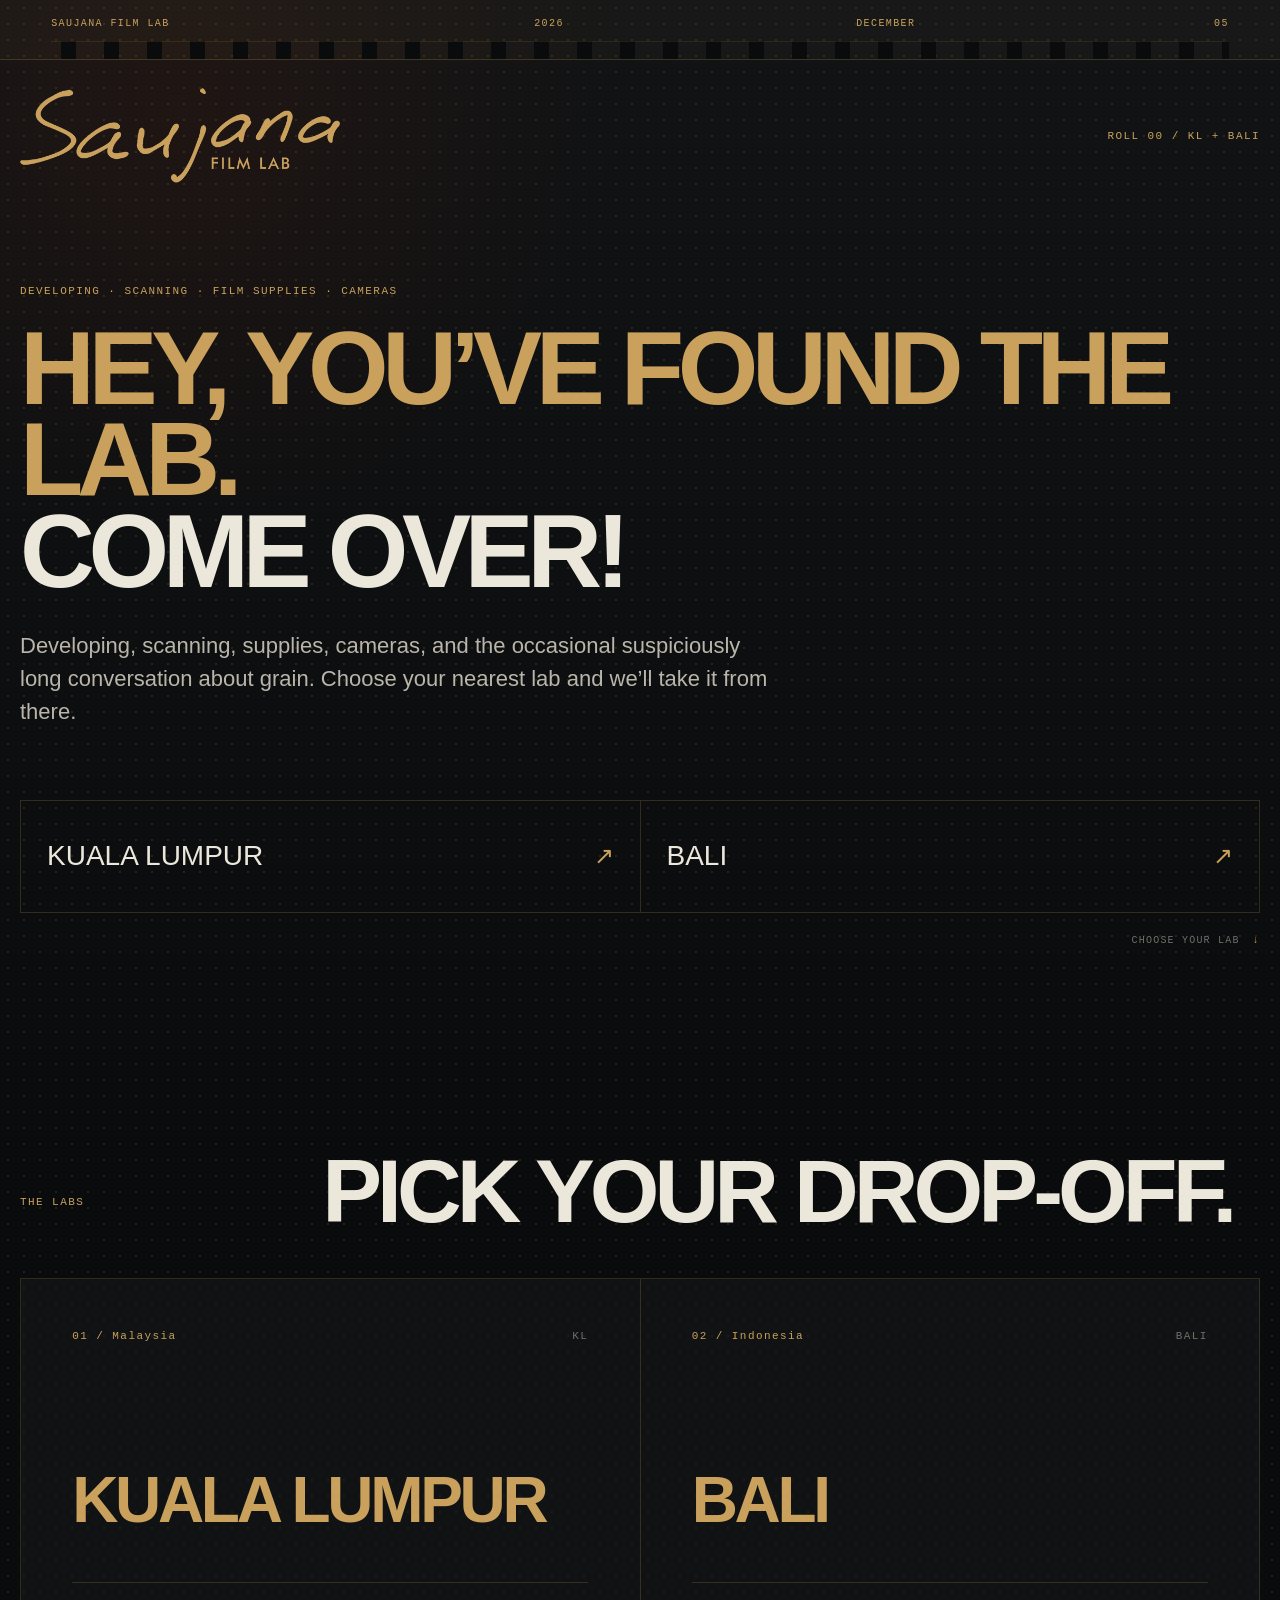
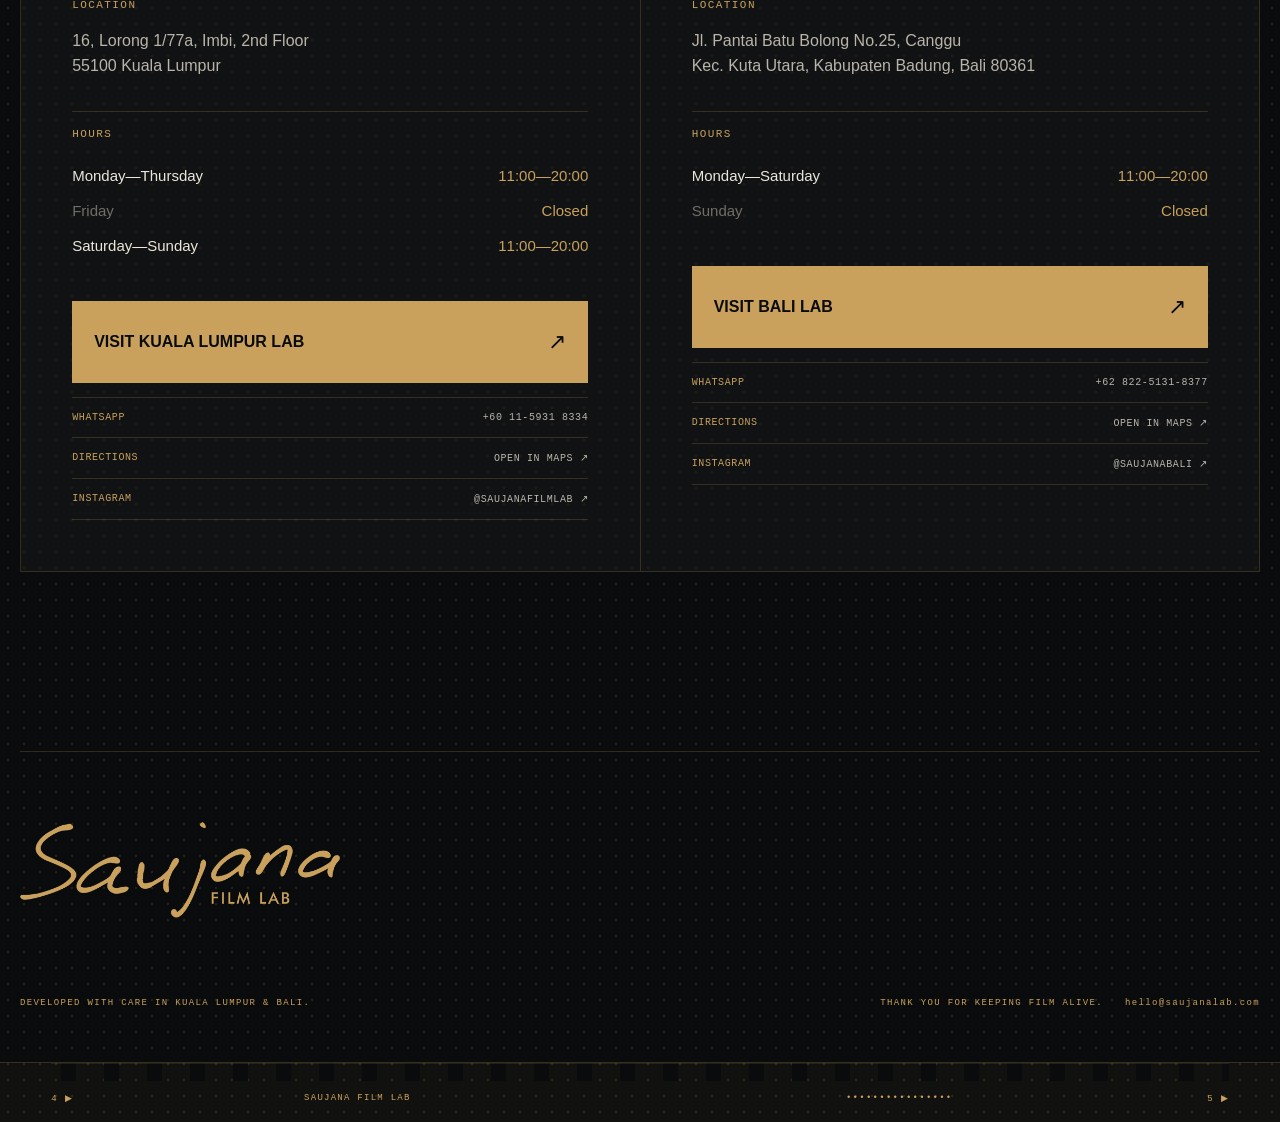
<file: index.html>
<!doctype html>
<html lang="en">
  <head>
    <meta charset="UTF-8" />
    <meta name="viewport" content="width=device-width, initial-scale=1.0" />
    <title>Saujana Film Lab — Kuala Lumpur &amp; Bali</title>
    <meta
      name="description"
      content="Film developing, scanning, supplies, and cameras at Saujana Film Lab in Kuala Lumpur and Bali."
    />
    <meta property="og:title" content="Saujana Film Lab — Kuala Lumpur &amp; Bali" />
    <meta
      property="og:description"
      content="Film developing, scanning, supplies, and cameras at Saujana Film Lab in Kuala Lumpur and Bali."
    />
    <meta property="og:image" content="https://saujanalab.com/og-logo.png?v=1" />
    <meta property="og:url" content="https://saujanalab.com/" />
    <meta property="og:type" content="website" />
    <meta name="twitter:card" content="summary_large_image" />
    <link rel="icon" type="image/png" href="saujana-main-site-favicon.png?v=1" />
    <link rel="apple-touch-icon" href="saujana-main-site-favicon.png?v=1" />
    <link rel="stylesheet" href="styles.css?v=1" />
  </head>
  <body>
    <main>
      <svg
        class="logo-filters"
        aria-hidden="true"
        focusable="false"
        width="0"
        height="0"
      >
        <filter id="logo-classic-tint" color-interpolation-filters="sRGB">
          <feColorMatrix
            type="matrix"
            values="
              0 0 0 0 0.788235
              0 0 0 0 0.631373
              0 0 0 0 0.360784
              0 0 0 1 0
            "
          />
        </filter>
      </svg>

      <div class="film-frame" aria-hidden="true">
        <div class="film-edge">
          <span>SAUJANA FILM LAB</span>
          <span id="film-year"></span>
          <span id="film-month"></span>
          <span id="film-day"></span>
        </div>
        <div class="sprockets"></div>
      </div>

      <section class="hero">
        <header class="masthead">
          <img class="logo" src="saujana-logo.png" alt="Saujana Film Lab" />
          <span class="roll-number">ROLL 00 / KL + BALI</span>
        </header>

        <div class="hero-copy">
          <p class="eyebrow">DEVELOPING · SCANNING · FILM SUPPLIES · CAMERAS</p>
          <h1>
            Hey, you’ve found the lab.
            <span>Come over!</span>
          </h1>
          <p class="intro">
            Developing, scanning, supplies, cameras, and the occasional
            suspiciously long conversation about grain. Choose your nearest lab
            and we’ll take it from there.
          </p>
        </div>

        <nav class="lab-picker" aria-label="Choose a lab">
          <a href="#kuala-lumpur">
            <span>Kuala Lumpur</span>
            <b aria-hidden="true">↗</b>
          </a>
          <a href="#bali">
            <span>Bali</span>
            <b aria-hidden="true">↗</b>
          </a>
        </nav>

        <div class="scroll-cue" aria-hidden="true">
          CHOOSE YOUR LAB <span>↓</span>
        </div>
      </section>

      <section class="locations" aria-labelledby="locations-heading">
        <div class="section-heading">
          <p class="eyebrow">THE LABS</p>
          <h2 id="locations-heading">Pick your drop-off.</h2>
        </div>

        <div class="location-grid">
          <article class="location-card" id="kuala-lumpur">
            <div class="card-topline">
              <p>01 / Malaysia</p>
              <span>KL</span>
            </div>

            <h3>Kuala Lumpur</h3>

            <div class="lab-facts">
              <div class="fact-block">
                <p class="fact-label">LOCATION</p>
                <address>
                  <span>16, Lorong 1/77a, Imbi, 2nd Floor</span>
                  <span>55100 Kuala Lumpur</span>
                </address>
              </div>

              <div class="fact-block">
                <p class="fact-label">HOURS</p>
                <dl class="hours">
                  <div>
                    <dt>Monday—Thursday</dt>
                    <dd>11:00—20:00</dd>
                  </div>
                  <div class="closed">
                    <dt>Friday</dt>
                    <dd>Closed</dd>
                  </div>
                  <div>
                    <dt>Saturday—Sunday</dt>
                    <dd>11:00—20:00</dd>
                  </div>
                </dl>
              </div>
            </div>

            <a class="primary-link" href="https://kl.saujanalab.com/">
              <span>Visit Kuala Lumpur lab</span>
              <b aria-hidden="true">↗</b>
            </a>

            <div class="utility-links">
              <a href="https://wa.me/601159318334" target="_blank" rel="noreferrer">
                WhatsApp <span>+60 11-5931 8334</span>
              </a>
              <a
                href="https://maps.app.goo.gl/UV6F17TZtRTTgCM9A"
                target="_blank"
                rel="noreferrer"
              >
                Directions <span>Open in Maps ↗</span>
              </a>
              <a
                href="https://www.instagram.com/saujanafilmlab/"
                target="_blank"
                rel="noreferrer"
              >
                Instagram <span>@saujanafilmlab ↗</span>
              </a>
            </div>
          </article>

          <article class="location-card" id="bali">
            <div class="card-topline">
              <p>02 / Indonesia</p>
              <span>BALI</span>
            </div>

            <h3>Bali</h3>

            <div class="lab-facts">
              <div class="fact-block">
                <p class="fact-label">LOCATION</p>
                <address>
                  <span>Jl. Pantai Batu Bolong No.25, Canggu</span>
                  <span>Kec. Kuta Utara, Kabupaten Badung, Bali 80361</span>
                </address>
              </div>

              <div class="fact-block">
                <p class="fact-label">HOURS</p>
                <dl class="hours">
                  <div>
                    <dt>Monday—Saturday</dt>
                    <dd>11:00—20:00</dd>
                  </div>
                  <div class="closed">
                    <dt>Sunday</dt>
                    <dd>Closed</dd>
                  </div>
                </dl>
              </div>
            </div>

            <a class="primary-link" href="https://bali.saujanalab.com/">
              <span>Visit Bali lab</span>
              <b aria-hidden="true">↗</b>
            </a>

            <div class="utility-links">
              <a href="https://wa.me/6282251318377" target="_blank" rel="noreferrer">
                WhatsApp <span>+62 822-5131-8377</span>
              </a>
              <a
                href="https://maps.app.goo.gl/5SidyawAcgiMiHzW7"
                target="_blank"
                rel="noreferrer"
              >
                Directions <span>Open in Maps ↗</span>
              </a>
              <a
                href="https://www.instagram.com/saujanabali/"
                target="_blank"
                rel="noreferrer"
              >
                Instagram <span>@saujanabali ↗</span>
              </a>
            </div>
          </article>
        </div>
      </section>

      <footer>
        <img class="footer-logo" src="saujana-logo.png" alt="" />
        <p>DEVELOPED WITH CARE IN KUALA LUMPUR &amp; BALI.</p>
        <p>THANK YOU FOR KEEPING FILM ALIVE.</p>
        <a href="mailto:hello@saujanalab.com">hello@saujanalab.com</a>
      </footer>

      <div class="film-frame bottom-frame" aria-hidden="true">
        <div class="sprockets"></div>
        <div class="film-edge">
          <span>4 ▶</span>
          <span>SAUJANA FILM LAB</span>
          <span>••••••••••••••••</span>
          <span>5 ▶</span>
        </div>
      </div>
    </main>

    <script>
      const parts = new Intl.DateTimeFormat("en-US", {
        timeZone: "Asia/Kuala_Lumpur",
        year: "numeric",
        month: "long",
        day: "2-digit",
      }).formatToParts(new Date());
      const value = (type) => parts.find((part) => part.type === type)?.value || "";
      document.getElementById("film-year").textContent = value("year");
      document.getElementById("film-month").textContent = value("month").toUpperCase();
      document.getElementById("film-day").textContent = value("day");
    </script>
  </body>
</html>
</file>
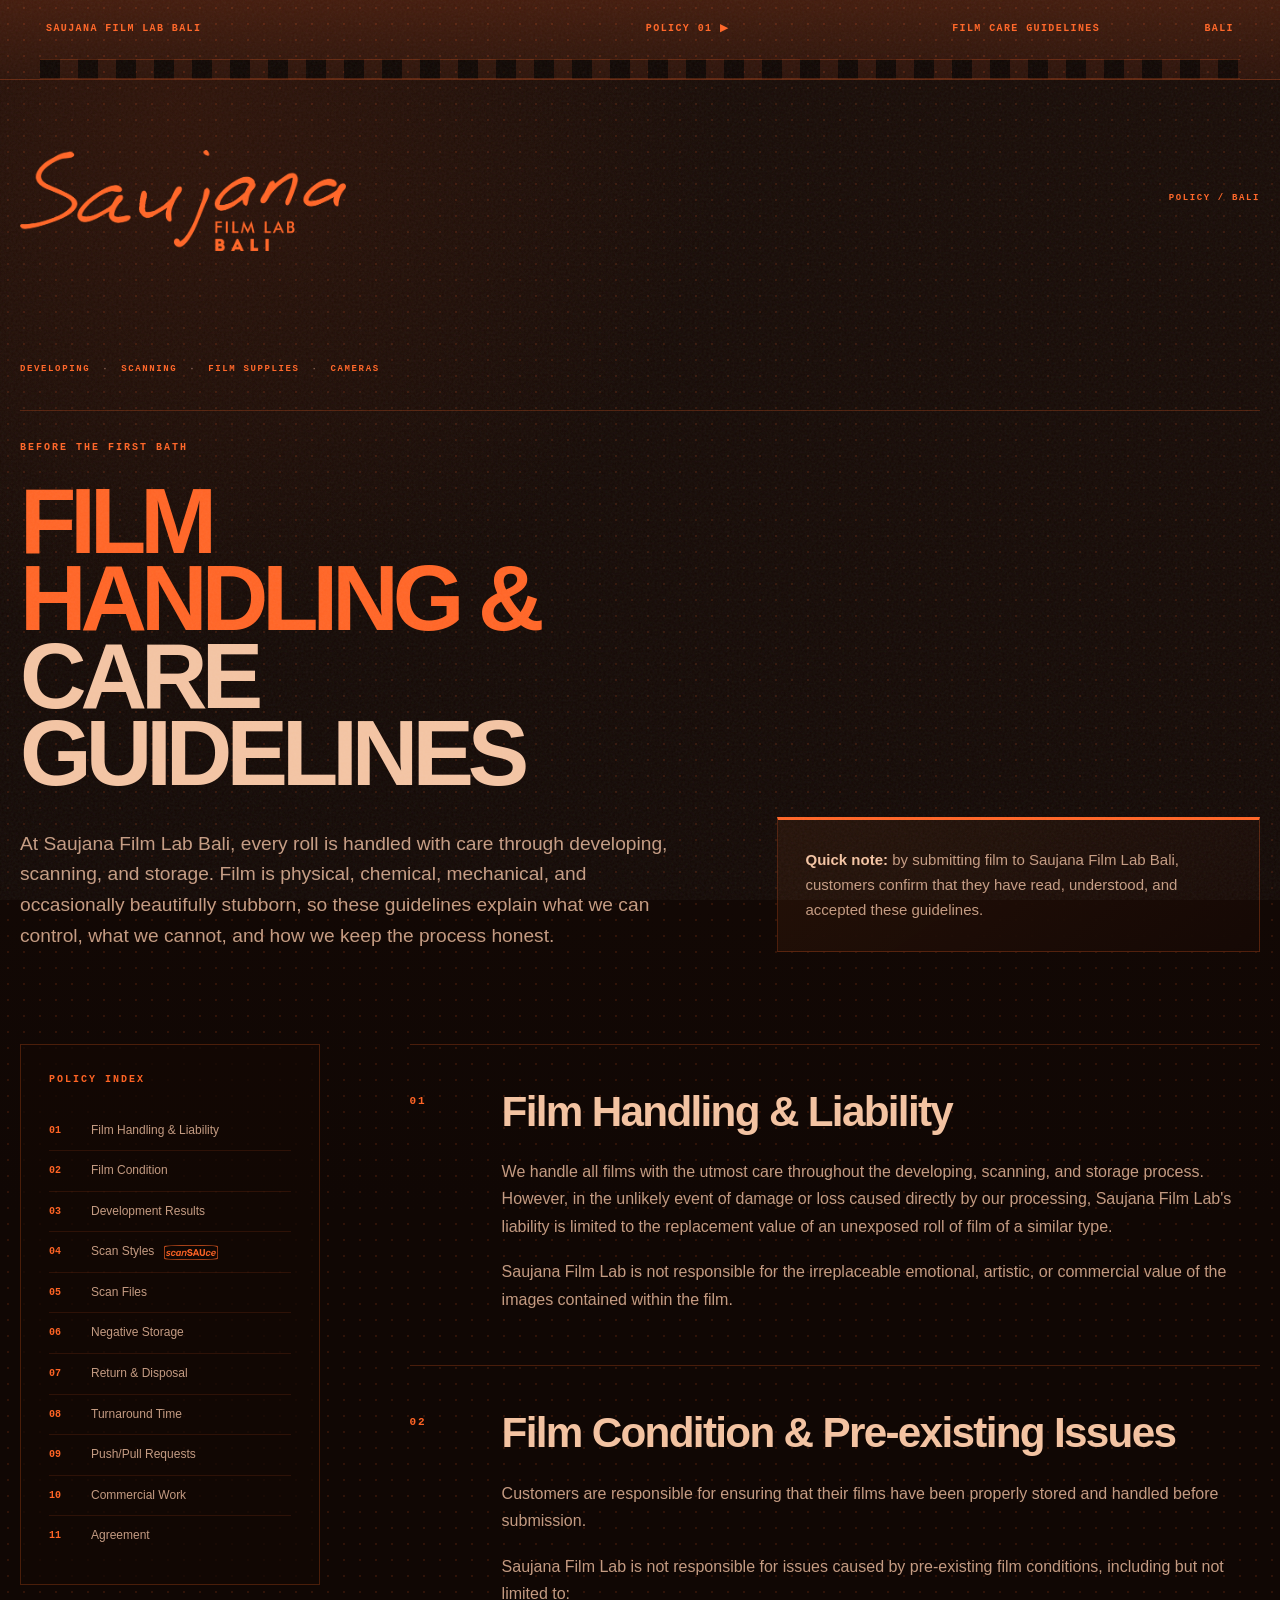
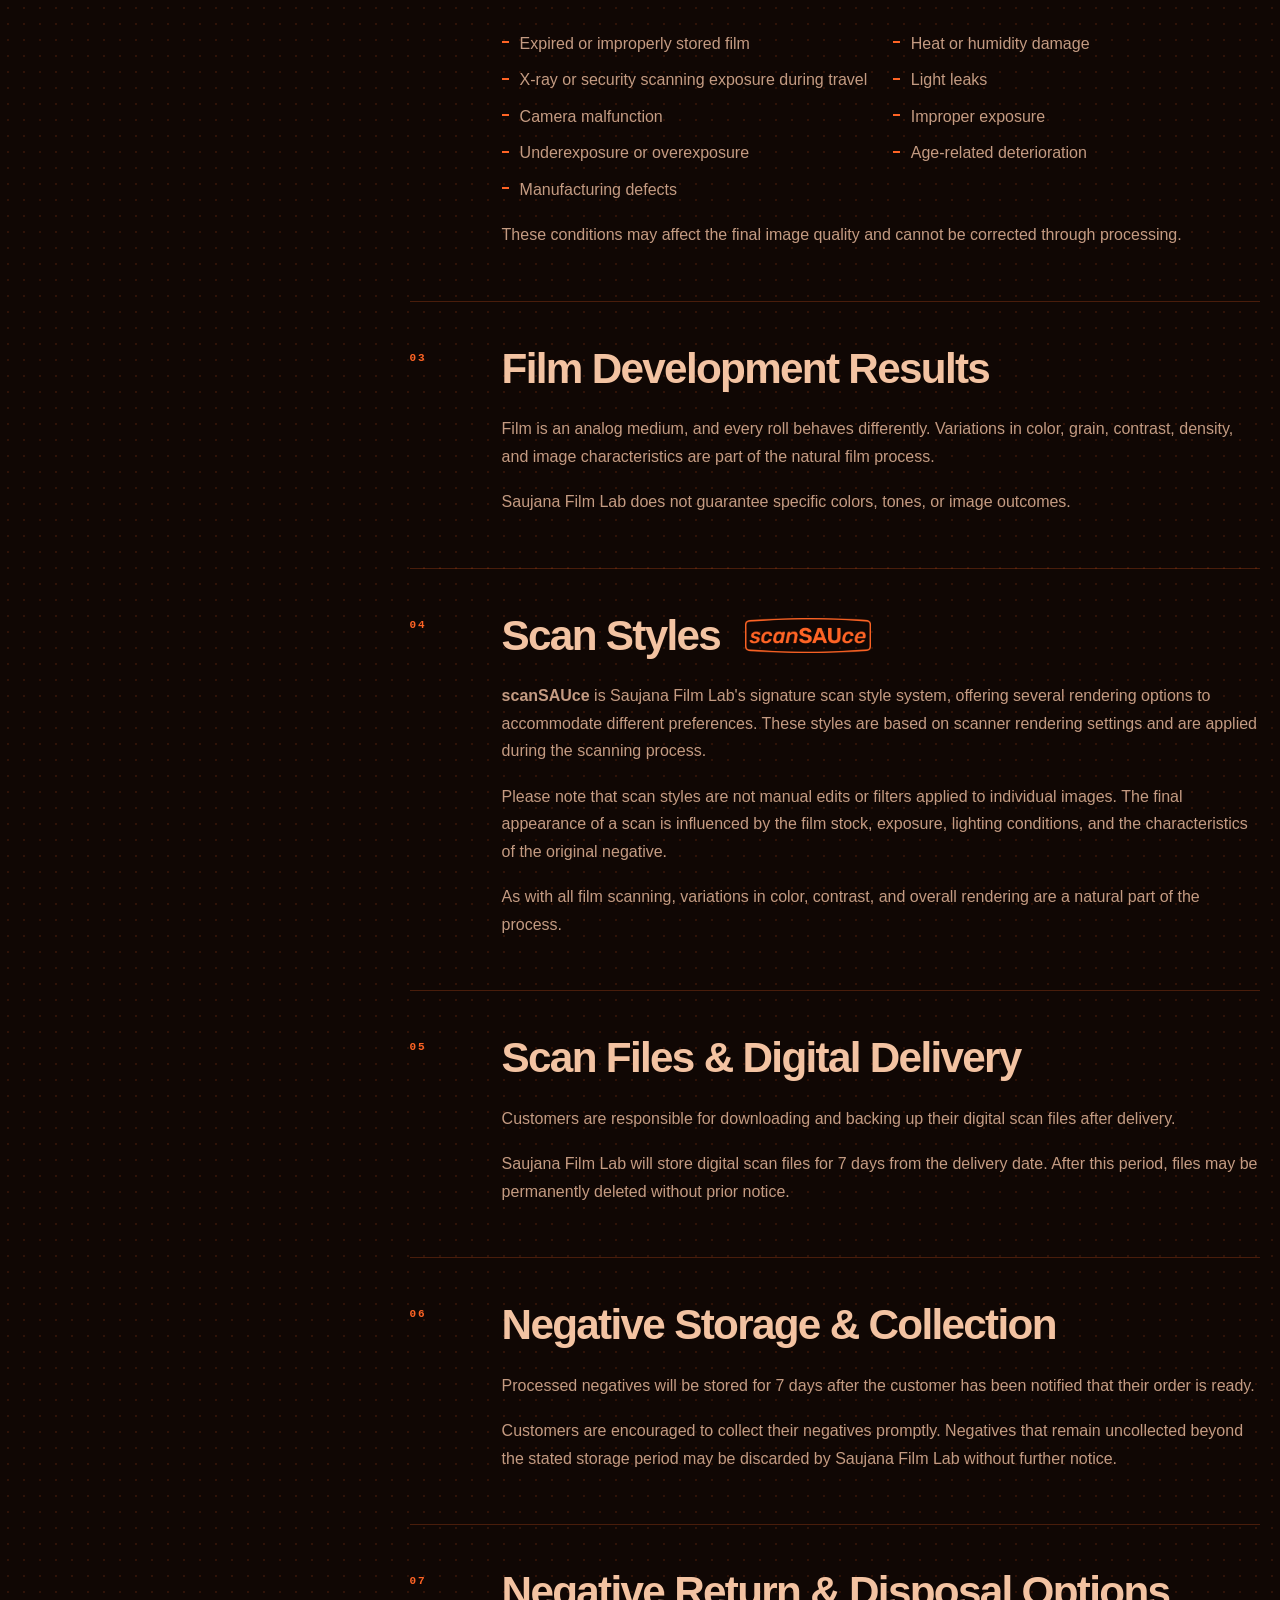
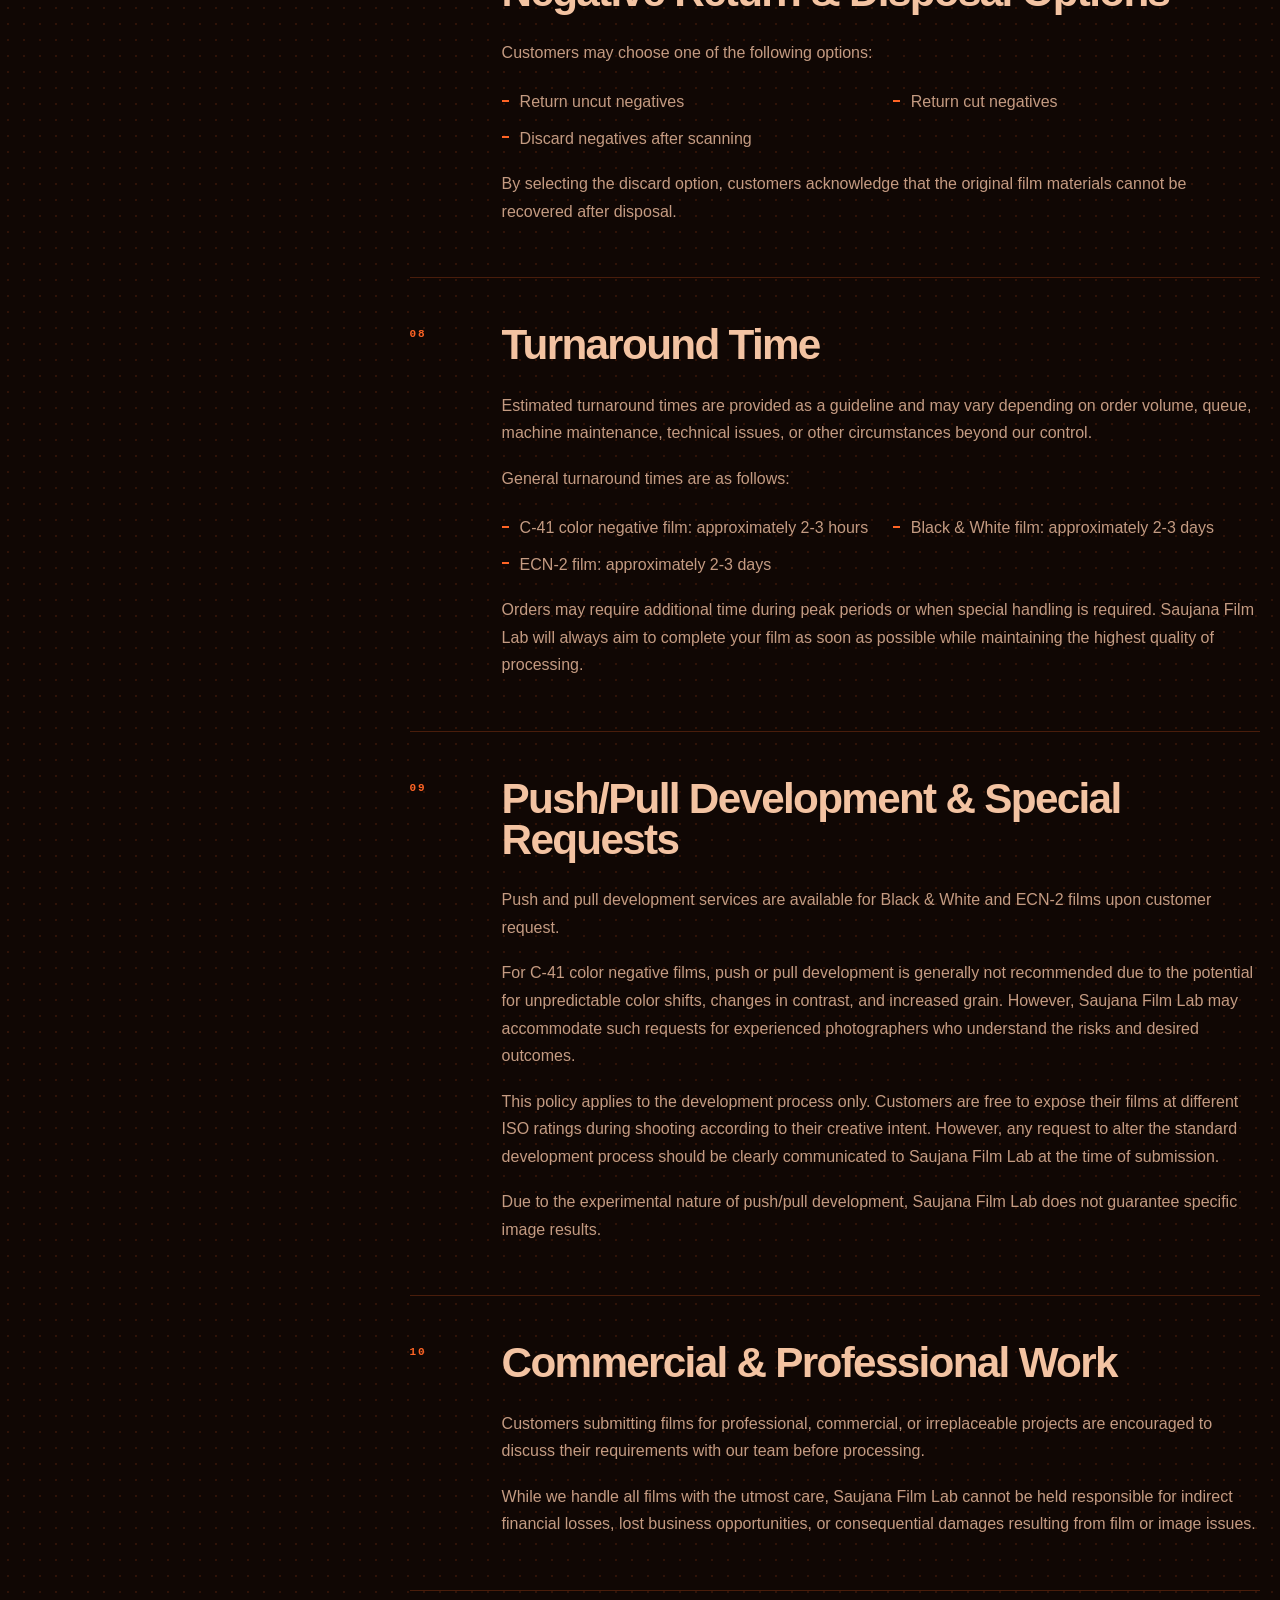
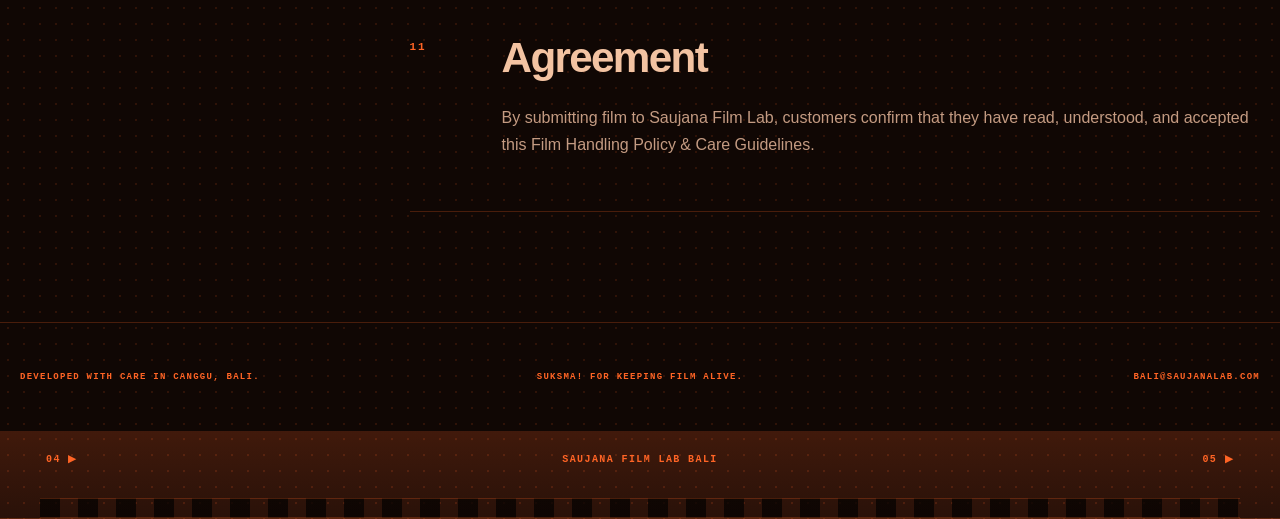
<file: policy/index.html>
<!doctype html>
<html lang="en">
<head>
  <meta charset="utf-8">
  <meta name="viewport" content="width=device-width, initial-scale=1">
  <meta name="theme-color" content="#180b06">
  <meta name="description" content="Film handling, processing, scanning, delivery, storage, and care guidelines from Saujana Film Lab Bali.">
  <meta property="og:title" content="Film Handling &amp; Care Guidelines | Saujana Film Lab Bali">
  <meta property="og:description" content="Film handling, processing, scanning, delivery, storage, and care guidelines from Saujana Film Lab Bali.">
  <meta property="og:image" content="https://saujanalab.com/policy/policy-thumbnail.png">
  <meta property="og:image:width" content="1200">
  <meta property="og:image:height" content="630">
  <meta property="og:url" content="https://saujanalab.com/policy/">
  <meta property="og:type" content="website">
  <meta name="twitter:card" content="summary_large_image">
  <meta name="twitter:title" content="Film Handling &amp; Care Guidelines | Saujana Film Lab Bali">
  <meta name="twitter:description" content="Film handling, processing, scanning, delivery, storage, and care guidelines from Saujana Film Lab Bali.">
  <meta name="twitter:image" content="https://saujanalab.com/policy/policy-thumbnail.png">
  <title>Saujana Film Lab Bali | Policy</title>
  <style>
    *,*::before,*::after{box-sizing:border-box}
    *{margin:0}
    :root{
      --ink:#100704;
      --surface:#180b06;
      --surface-raised:#211008;
      --line:rgba(255,100,37,.24);
      --line-strong:rgba(255,100,37,.5);
      --accent:#ff6425;
      --paper:#f3c3a2;
      --copy:#c49b82;
      --muted:#8b6552;
    }
    html{scroll-behavior:smooth;background:var(--ink);color-scheme:dark}
    body{
      min-height:100vh;
      overflow-x:hidden;
      background:
        radial-gradient(circle,rgba(255,100,37,.13) 0 1px,transparent 1.2px) 0 0/16px 16px,
        radial-gradient(circle at 14% 2%,rgba(111,41,15,.25),transparent 34rem),
        linear-gradient(180deg,var(--surface),var(--ink) 76rem);
      color:var(--paper);
      font-family:"Helvetica Neue",Helvetica,Arial,sans-serif;
    }
    body::before{
      content:"";
      position:fixed;
      z-index:100;
      inset:0;
      pointer-events:none;
      opacity:.07;
      mix-blend-mode:screen;
      background-image:url("data:image/svg+xml,%3Csvg viewBox='0 0 512 512' xmlns='http://www.w3.org/2000/svg'%3E%3Cfilter id='n'%3E%3CfeTurbulence type='fractalNoise' baseFrequency='.75' numOctaves='4' stitchTiles='stitch'/%3E%3C/filter%3E%3Crect width='100%25' height='100%25' filter='url(%23n)'/%3E%3C/svg%3E");
    }
    a{color:inherit}
    .film-rail{
      position:relative;
      height:80px;
      overflow:hidden;
      background:
        radial-gradient(circle,rgba(255,100,37,.15) 0 1px,transparent 1.2px) 0 0/16px 16px,
        linear-gradient(180deg,rgba(68,27,12,.94),rgba(43,18,9,.96));
      border-bottom:1px solid rgba(255,100,37,.17);
    }
    .film-meta{
      position:absolute;
      top:0;
      right:46px;
      left:46px;
      height:58px;
      display:grid;
      grid-template-columns:1.35fr .9fr 1fr auto;
      align-items:center;
      color:var(--accent);
      font:700 10px/1 "Courier New",monospace;
      letter-spacing:.14em;
      text-transform:uppercase;
    }
    .film-meta span:nth-child(2),.film-meta span:nth-child(3){justify-self:center}
    .perforation{
      position:absolute;
      right:40px;
      bottom:0;
      left:40px;
      height:20px;
      background:repeating-linear-gradient(90deg,rgba(5,2,1,.76) 0 20px,transparent 20px 38px);
      border-top:1px solid var(--line);
      border-bottom:1px solid var(--line);
    }
    .shell{width:min(1280px,calc(100% - 40px));margin:0 auto}
    .brand-header{position:relative;min-height:330px;padding:70px 0 54px}
    .logo{
      display:block;
      width:326px;
      max-width:72vw;
      aspect-ratio:2048/640;
      background:var(--accent);
      -webkit-mask:url("saujana-bali-logo.png") center/contain no-repeat;
      mask:url("saujana-bali-logo.png") center/contain no-repeat;
    }
    .roll-mark,.services{
      color:var(--accent);
      font:700 9px/1.4 "Courier New",monospace;
      letter-spacing:.18em;
      text-transform:uppercase;
    }
    .roll-mark{position:absolute;top:112px;right:0}
    .services{position:absolute;bottom:34px;left:0}
    .services span{padding:0 .55em;color:var(--muted)}
    .hero{
      display:grid;
      grid-template-columns:minmax(0,1.15fr) minmax(340px,.85fr);
      gap:clamp(48px,8vw,112px);
      padding:30px 0 92px;
      border-top:1px solid var(--line);
    }
    .eyebrow,.micro-label{
      color:var(--accent);
      font:700 10px/1.4 "Courier New",monospace;
      letter-spacing:.2em;
      text-transform:uppercase;
    }
    h1{
      max-width:830px;
      margin-top:28px;
      color:var(--accent);
      font-size:clamp(58px,7.2vw,108px);
      font-weight:700;
      letter-spacing:-.065em;
      line-height:.84;
      text-transform:uppercase;
    }
    h1 span{display:block;color:var(--paper)}
    .intro{max-width:650px;margin-top:36px;color:var(--copy);font-size:clamp(16px,1.5vw,20px);line-height:1.6}
    .note{
      align-self:end;
      padding:28px;
      background:linear-gradient(145deg,rgba(38,17,8,.92),rgba(21,9,5,.96));
      border:1px solid var(--line);
      border-top:3px solid var(--accent);
      color:var(--copy);
      font-size:15px;
      line-height:1.65;
    }
    .note strong{color:var(--paper)}
    .policy-layout{
      display:grid;
      grid-template-columns:300px minmax(0,1fr);
      gap:clamp(48px,7vw,100px);
      align-items:start;
      padding:0 0 110px;
    }
    .toc{
      position:sticky;
      top:24px;
      padding:28px;
      background:rgba(19,8,4,.76);
      border:1px solid var(--line);
    }
    .toc ol{margin-top:24px;padding:0;list-style:none}
    .toc li+li{border-top:1px solid rgba(255,100,37,.12)}
    .toc a{
      display:grid;
      grid-template-columns:32px 1fr;
      gap:10px;
      padding:12px 0;
      color:var(--copy);
      font-size:12px;
      line-height:1.3;
      text-decoration:none;
      transition:color .18s,transform .18s;
    }
    .toc a:hover,.toc a:focus-visible{color:var(--accent);transform:translateX(3px)}
    .toc b{color:var(--accent);font:700 10px/1.5 "Courier New",monospace}
    .policy-sections{border-top:1px solid var(--line)}
    .policy-section{
      scroll-margin-top:24px;
      display:grid;
      grid-template-columns:64px minmax(0,1fr);
      gap:28px;
      padding:46px 0 52px;
      border-bottom:1px solid var(--line);
    }
    .section-number{padding-top:5px;color:var(--accent);font:700 11px/1 "Courier New",monospace;letter-spacing:.16em}
    h2{max-width:740px;color:var(--paper);font-size:clamp(30px,3.3vw,48px);font-weight:700;letter-spacing:-.04em;line-height:.98}
    .section-title-line{display:flex;align-items:center;gap:24px;flex-wrap:wrap}
    .scansauce-logo{
      display:block;
      width:128px;
      aspect-ratio:2813/768;
      flex:0 0 auto;
      background:var(--accent);
      -webkit-mask:url("scansauce-white.png") center/contain no-repeat;
      mask:url("scansauce-white.png") center/contain no-repeat;
    }
    .toc-name{display:flex;align-items:center;gap:9px;min-width:0}
    .toc-scansauce{width:55px;flex:0 0 55px}
    .section-copy{max-width:820px}
    .section-copy p,.section-copy li{color:var(--copy);font-size:16px;line-height:1.72}
    .section-copy p:first-of-type{margin-top:26px}
    .section-copy p+p,.section-copy ul+p{margin-top:18px}
    .section-copy ul{display:grid;grid-template-columns:repeat(2,minmax(0,1fr));gap:9px 24px;margin:22px 0 0;padding:0;list-style:none}
    .section-copy li{position:relative;padding-left:18px}
    .section-copy li::before{content:"";position:absolute;top:.72em;left:0;width:7px;height:2px;background:var(--accent)}
    footer{border-top:1px solid var(--line)}
    .footer-message{
      display:grid;
      grid-template-columns:1fr auto 1fr;
      align-items:center;
      gap:28px;
      min-height:108px;
      color:var(--accent);
      font:700 9px/1.4 "Courier New",monospace;
      letter-spacing:.14em;
      text-transform:uppercase;
    }
    .footer-message span:nth-child(2){justify-self:center}
    .footer-message a{justify-self:end;text-decoration:none}
    .footer-message a:hover{text-decoration:underline}
    .bottom-rail{height:88px}
    .bottom-rail .film-meta{grid-template-columns:1fr 1fr 1fr}
    .bottom-rail .film-meta span:nth-child(3){justify-self:end}
    @media (max-width:900px){
      .film-meta{right:22px;left:22px;grid-template-columns:1fr auto}
      .film-meta span:nth-child(2),.film-meta span:nth-child(3){display:none}
      .perforation{right:18px;left:18px}
      .brand-header{min-height:260px;padding-top:56px}
      .logo{width:270px}
      .roll-mark{top:92px}
      .hero{grid-template-columns:1fr;padding-bottom:72px}
      .note{max-width:620px}
      .policy-layout{grid-template-columns:1fr}
      .toc{position:relative;top:auto}
      .toc ol{display:grid;grid-template-columns:repeat(2,minmax(0,1fr));gap:0 22px}
      .footer-message{grid-template-columns:1fr;text-align:center;padding:28px 0}
      .footer-message span:nth-child(2),.footer-message a{justify-self:center}
    }
    @media (max-width:600px){
      .shell{width:min(100% - 28px,1280px)}
      .film-rail{height:70px}
      .film-meta{height:49px;font-size:8px;letter-spacing:.1em}
      .perforation{height:18px;background-size:auto 100%}
      .brand-header{min-height:230px;padding-top:48px}
      .logo{width:230px;max-width:68vw}
      .roll-mark{top:176px;left:0;right:auto}
      .services{bottom:18px;font-size:7px;letter-spacing:.11em}
      .hero{gap:38px;padding:28px 0 64px}
      h1{font-size:clamp(49px,15vw,68px)}
      .intro{margin-top:28px;font-size:16px}
      .note{padding:22px;font-size:14px}
      .policy-layout{gap:34px;padding-bottom:74px}
      .toc{padding:22px}
      .toc ol{grid-template-columns:1fr}
      .policy-section{grid-template-columns:40px minmax(0,1fr);gap:14px;padding:36px 0 40px}
      h2{font-size:31px}
      .section-title-line{align-items:flex-start;gap:15px}
      .scansauce-logo{width:100px}
      .toc-scansauce{width:48px;flex-basis:48px}
      .section-copy p,.section-copy li{font-size:15px;line-height:1.65}
      .section-copy p:first-of-type{margin-top:22px}
      .section-copy ul{grid-template-columns:1fr}
      .finale{padding:80px 0}
      .bottom-rail .film-meta{grid-template-columns:1fr auto}
      .bottom-rail .film-meta span:nth-child(2){display:block;justify-self:end}
      .bottom-rail .film-meta span:nth-child(3){display:none}
    }
    @media (prefers-reduced-motion:reduce){html{scroll-behavior:auto}}
  </style>
</head>
<body>
  <header class="film-rail" aria-label="Saujana film header">
    <div class="film-meta">
      <span>Saujana Film Lab Bali</span>
      <span>Policy 01 <b>▶</b></span>
      <span>Film care guidelines</span>
      <span>Bali</span>
    </div>
    <div class="perforation" aria-hidden="true"></div>
  </header>

  <div class="shell">
    <section class="brand-header" aria-label="Saujana Film Lab Bali">
      <a href="https://saujanalab.com/" aria-label="Saujana Film Lab home"><span class="logo" role="img" aria-label="Saujana Film Lab Bali"></span></a>
      <p class="roll-mark">Policy / Bali</p>
      <p class="services">Developing <span>·</span> Scanning <span>·</span> Film supplies <span>·</span> Cameras</p>
    </section>

    <main>
      <section class="hero">
        <div>
          <p class="eyebrow">Before the first bath</p>
          <h1>Film<br>Handling &amp;<span>Care<br>Guidelines</span></h1>
          <p class="intro">At Saujana Film Lab Bali, every roll is handled with care through developing, scanning, and storage. Film is physical, chemical, mechanical, and occasionally beautifully stubborn, so these guidelines explain what we can control, what we cannot, and how we keep the process honest.</p>
        </div>
        <aside class="note"><strong>Quick note:</strong> by submitting film to Saujana Film Lab Bali, customers confirm that they have read, understood, and accepted these guidelines.</aside>
      </section>

      <div class="policy-layout">
        <nav class="toc" aria-label="Policy sections">
          <p class="micro-label">Policy index</p>
          <ol>
            <li><a href="#handling"><b>01</b><span>Film Handling &amp; Liability</span></a></li>
            <li><a href="#condition"><b>02</b><span>Film Condition</span></a></li>
            <li><a href="#results"><b>03</b><span>Development Results</span></a></li>
            <li><a href="#styles"><b>04</b><span class="toc-name">Scan Styles <i class="scansauce-logo toc-scansauce" role="img" aria-label="scanSAUce"></i></span></a></li>
            <li><a href="#files"><b>05</b><span>Scan Files</span></a></li>
            <li><a href="#storage"><b>06</b><span>Negative Storage</span></a></li>
            <li><a href="#return"><b>07</b><span>Return &amp; Disposal</span></a></li>
            <li><a href="#turnaround"><b>08</b><span>Turnaround Time</span></a></li>
            <li><a href="#push-pull"><b>09</b><span>Push/Pull Requests</span></a></li>
            <li><a href="#commercial"><b>10</b><span>Commercial Work</span></a></li>
            <li><a href="#agreement"><b>11</b><span>Agreement</span></a></li>
          </ol>
        </nav>

        <div class="policy-sections">
          <section class="policy-section" id="handling"><span class="section-number">01</span><div class="section-copy"><h2>Film Handling &amp; Liability</h2><p>We handle all films with the utmost care throughout the developing, scanning, and storage process. However, in the unlikely event of damage or loss caused directly by our processing, Saujana Film Lab's liability is limited to the replacement value of an unexposed roll of film of a similar type.</p><p>Saujana Film Lab is not responsible for the irreplaceable emotional, artistic, or commercial value of the images contained within the film.</p></div></section>
          <section class="policy-section" id="condition"><span class="section-number">02</span><div class="section-copy"><h2>Film Condition &amp; Pre-existing Issues</h2><p>Customers are responsible for ensuring that their films have been properly stored and handled before submission.</p><p>Saujana Film Lab is not responsible for issues caused by pre-existing film conditions, including but not limited to:</p><ul><li>Expired or improperly stored film</li><li>Heat or humidity damage</li><li>X-ray or security scanning exposure during travel</li><li>Light leaks</li><li>Camera malfunction</li><li>Improper exposure</li><li>Underexposure or overexposure</li><li>Age-related deterioration</li><li>Manufacturing defects</li></ul><p>These conditions may affect the final image quality and cannot be corrected through processing.</p></div></section>
          <section class="policy-section" id="results"><span class="section-number">03</span><div class="section-copy"><h2>Film Development Results</h2><p>Film is an analog medium, and every roll behaves differently. Variations in color, grain, contrast, density, and image characteristics are part of the natural film process.</p><p>Saujana Film Lab does not guarantee specific colors, tones, or image outcomes.</p></div></section>
          <section class="policy-section" id="styles"><span class="section-number">04</span><div class="section-copy"><div class="section-title-line"><h2>Scan Styles</h2><span class="scansauce-logo" role="img" aria-label="scanSAUce"></span></div><p><strong>scanSAUce</strong> is Saujana Film Lab's signature scan style system, offering several rendering options to accommodate different preferences. These styles are based on scanner rendering settings and are applied during the scanning process.</p><p>Please note that scan styles are not manual edits or filters applied to individual images. The final appearance of a scan is influenced by the film stock, exposure, lighting conditions, and the characteristics of the original negative.</p><p>As with all film scanning, variations in color, contrast, and overall rendering are a natural part of the process.</p></div></section>
          <section class="policy-section" id="files"><span class="section-number">05</span><div class="section-copy"><h2>Scan Files &amp; Digital Delivery</h2><p>Customers are responsible for downloading and backing up their digital scan files after delivery.</p><p>Saujana Film Lab will store digital scan files for 7 days from the delivery date. After this period, files may be permanently deleted without prior notice.</p></div></section>
          <section class="policy-section" id="storage"><span class="section-number">06</span><div class="section-copy"><h2>Negative Storage &amp; Collection</h2><p>Processed negatives will be stored for 7 days after the customer has been notified that their order is ready.</p><p>Customers are encouraged to collect their negatives promptly. Negatives that remain uncollected beyond the stated storage period may be discarded by Saujana Film Lab without further notice.</p></div></section>
          <section class="policy-section" id="return"><span class="section-number">07</span><div class="section-copy"><h2>Negative Return &amp; Disposal Options</h2><p>Customers may choose one of the following options:</p><ul><li>Return uncut negatives</li><li>Return cut negatives</li><li>Discard negatives after scanning</li></ul><p>By selecting the discard option, customers acknowledge that the original film materials cannot be recovered after disposal.</p></div></section>
          <section class="policy-section" id="turnaround"><span class="section-number">08</span><div class="section-copy"><h2>Turnaround Time</h2><p>Estimated turnaround times are provided as a guideline and may vary depending on order volume, queue, machine maintenance, technical issues, or other circumstances beyond our control.</p><p>General turnaround times are as follows:</p><ul><li>C-41 color negative film: approximately 2-3 hours</li><li>Black &amp; White film: approximately 2-3 days</li><li>ECN-2 film: approximately 2-3 days</li></ul><p>Orders may require additional time during peak periods or when special handling is required. Saujana Film Lab will always aim to complete your film as soon as possible while maintaining the highest quality of processing.</p></div></section>
          <section class="policy-section" id="push-pull"><span class="section-number">09</span><div class="section-copy"><h2>Push/Pull Development &amp; Special Requests</h2><p>Push and pull development services are available for Black &amp; White and ECN-2 films upon customer request.</p><p>For C-41 color negative films, push or pull development is generally not recommended due to the potential for unpredictable color shifts, changes in contrast, and increased grain. However, Saujana Film Lab may accommodate such requests for experienced photographers who understand the risks and desired outcomes.</p><p>This policy applies to the development process only. Customers are free to expose their films at different ISO ratings during shooting according to their creative intent. However, any request to alter the standard development process should be clearly communicated to Saujana Film Lab at the time of submission.</p><p>Due to the experimental nature of push/pull development, Saujana Film Lab does not guarantee specific image results.</p></div></section>
          <section class="policy-section" id="commercial"><span class="section-number">10</span><div class="section-copy"><h2>Commercial &amp; Professional Work</h2><p>Customers submitting films for professional, commercial, or irreplaceable projects are encouraged to discuss their requirements with our team before processing.</p><p>While we handle all films with the utmost care, Saujana Film Lab cannot be held responsible for indirect financial losses, lost business opportunities, or consequential damages resulting from film or image issues.</p></div></section>
          <section class="policy-section" id="agreement"><span class="section-number">11</span><div class="section-copy"><h2>Agreement</h2><p>By submitting film to Saujana Film Lab, customers confirm that they have read, understood, and accepted this Film Handling Policy &amp; Care Guidelines.</p></div></section>
        </div>
      </div>

    </main>
  </div>

  <footer>
    <div class="shell footer-message"><span>Developed with care in Canggu, Bali.</span><span>Suksma! For keeping film alive.</span><a href="mailto:bali@saujanalab.com">bali@saujanalab.com</a></div>
    <div class="film-rail bottom-rail" aria-label="Saujana film footer">
      <div class="film-meta"><span>04 <b>▶</b></span><span>Saujana Film Lab Bali</span><span>05 <b>▶</b></span></div>
      <div class="perforation" aria-hidden="true"></div>
    </div>
  </footer>
</body>
</html>
</file>
<file: styles.css>
:root {
  --ink: #0a0b0c;
  --surface: #111315;
  --surface-raised: #181b1e;
  --paper: #ece7db;
  --copy: #bab5aa;
  --accent: #c9a15c;
  --accent-soft: #987846;
  --muted: #716e68;
  --line: rgba(199, 159, 84, 0.21);
}

* {
  box-sizing: border-box;
}

html {
  background: var(--ink);
  scroll-behavior: smooth;
}

body {
  min-width: 320px;
  margin: 0;
  background:
    radial-gradient(circle, rgba(201, 161, 92, 0.14) 0 1px, transparent 1.2px),
    radial-gradient(circle at 14% 4%, rgba(111, 41, 15, 0.16), transparent 448px),
    linear-gradient(#111315 0, #0a0b0c 1152px);
  background-size: 16px 16px, auto, auto;
  color: var(--paper);
  font-family: "Courier New", Courier, monospace;
  -webkit-font-smoothing: antialiased;
}

a {
  color: inherit;
}

main {
  overflow: hidden;
}

.logo-filters {
  position: absolute;
  width: 0;
  height: 0;
  overflow: hidden;
}

.film-frame {
  position: relative;
  z-index: 2;
  padding: 18px clamp(18px, 4vw, 58px) 0;
  border-bottom: 1px solid var(--line);
  background: rgba(201, 161, 92, 0.035);
  color: var(--accent);
}

.film-edge {
  display: grid;
  grid-template-columns: 1.35fr 0.9fr 1fr auto;
  align-items: center;
  padding-bottom: 12px;
  font-size: clamp(9px, 1vw, 10px);
  letter-spacing: 0.14em;
  white-space: nowrap;
}

.sprockets {
  height: 18px;
  background:
    repeating-linear-gradient(
      90deg,
      transparent 0 10px,
      var(--ink) 10px 25px,
      transparent 25px 43px
    );
  border-top: 1px solid rgba(201, 161, 92, 0.12);
}

.hero,
.locations {
  width: min(1240px, calc(100% - 40px));
  margin-inline: auto;
}

.hero {
  min-height: calc(100svh - 85px);
  display: grid;
  grid-template-rows: auto 1fr auto auto;
  padding: 28px 0 24px;
}

.masthead {
  display: flex;
  align-items: center;
  justify-content: space-between;
  gap: 24px;
}

.logo,
.footer-logo {
  width: clamp(190px, 26vw, 320px);
  height: auto;
  display: block;
  filter: url("#logo-classic-tint");
}

.roll-number,
.eyebrow,
.card-topline,
.fact-label {
  color: var(--accent);
  font-size: 11px;
  letter-spacing: 0.13em;
}

.roll-number {
  white-space: nowrap;
}

.hero-copy {
  align-self: center;
  padding: clamp(72px, 11vh, 135px) 0 clamp(58px, 8vh, 96px);
}

.eyebrow {
  margin: 0 0 22px;
  line-height: 1.7;
}

h1,
h2,
h3,
p {
  margin-top: 0;
}

h1 {
  max-width: 1150px;
  margin-bottom: 32px;
  color: var(--accent);
  font-family: "Helvetica Neue", Helvetica, Arial, sans-serif;
  font-size: clamp(50px, 8.1vw, 114px);
  font-weight: 700;
  letter-spacing: -0.062em;
  line-height: 0.88;
  text-transform: uppercase;
}

h1 span {
  display: block;
  color: var(--paper);
}

.intro {
  max-width: 760px;
  margin-bottom: 0;
  color: var(--copy);
  font-family: "Helvetica Neue", Helvetica, Arial, sans-serif;
  font-size: clamp(17px, 2vw, 22px);
  line-height: 1.5;
}

.lab-picker {
  display: grid;
  grid-template-columns: repeat(2, 1fr);
  border-top: 1px solid var(--line);
  border-left: 1px solid var(--line);
}

.lab-picker a {
  min-height: 112px;
  display: flex;
  align-items: center;
  justify-content: space-between;
  gap: 20px;
  padding: 22px 26px;
  border-right: 1px solid var(--line);
  border-bottom: 1px solid var(--line);
  color: var(--paper);
  font-family: "Helvetica Neue", Helvetica, Arial, sans-serif;
  font-size: clamp(18px, 2.2vw, 28px);
  text-decoration: none;
  text-transform: uppercase;
  transition: background-color 160ms ease, color 160ms ease;
}

.lab-picker b {
  color: var(--accent);
  font-family: "Courier New", Courier, monospace;
  font-size: 24px;
  font-weight: 400;
}

.lab-picker a:hover,
.lab-picker a:focus-visible {
  outline: none;
  background: var(--accent);
  color: var(--ink);
}

.lab-picker a:hover b,
.lab-picker a:focus-visible b {
  color: var(--ink);
}

.scroll-cue {
  padding-top: 22px;
  color: var(--muted);
  font-size: 10px;
  letter-spacing: 0.12em;
  text-align: right;
}

.scroll-cue span {
  padding-left: 6px;
  color: var(--accent);
}

.locations {
  padding: clamp(100px, 14vw, 190px) 0;
}

.section-heading {
  display: grid;
  grid-template-columns: minmax(130px, 0.45fr) 1.55fr;
  align-items: end;
  gap: 30px;
  padding-bottom: 44px;
}

h2 {
  margin-bottom: 0;
  color: var(--paper);
  font-family: "Helvetica Neue", Helvetica, Arial, sans-serif;
  font-size: clamp(48px, 7vw, 92px);
  letter-spacing: -0.055em;
  line-height: 0.95;
  text-transform: uppercase;
}

.location-grid {
  display: grid;
  grid-template-columns: repeat(2, minmax(0, 1fr));
  border-top: 1px solid var(--line);
  border-left: 1px solid var(--line);
}

.location-card {
  min-width: 0;
  padding: clamp(26px, 4vw, 52px);
  border-right: 1px solid var(--line);
  border-bottom: 1px solid var(--line);
  background: rgba(24, 27, 30, 0.46);
  scroll-margin-top: 30px;
}

.card-topline {
  display: flex;
  justify-content: space-between;
  gap: 20px;
  margin-bottom: clamp(70px, 10vw, 128px);
}

.card-topline p {
  margin-bottom: 0;
}

.card-topline span {
  color: var(--muted);
}

h3 {
  margin-bottom: 18px;
  color: var(--accent);
  font-family: "Helvetica Neue", Helvetica, Arial, sans-serif;
  font-size: clamp(42px, 5vw, 72px);
  letter-spacing: -0.052em;
  line-height: 0.94;
  text-transform: uppercase;
}

.lab-facts {
  display: grid;
  gap: 32px;
  margin-top: 52px;
  margin-bottom: 38px;
}

.fact-block {
  padding-top: 16px;
  border-top: 1px solid var(--line);
}

.fact-label {
  margin-bottom: 18px;
}

address {
  color: var(--copy);
  font-family: "Helvetica Neue", Helvetica, Arial, sans-serif;
  font-size: 16px;
  font-style: normal;
  line-height: 1.55;
}

address span {
  display: block;
}

.hours {
  margin: 0;
  font-family: "Helvetica Neue", Helvetica, Arial, sans-serif;
  font-size: 15px;
}

.hours div {
  display: flex;
  justify-content: space-between;
  gap: 18px;
  padding: 9px 0;
}

.hours dt,
.hours dd {
  margin: 0;
}

.hours dd {
  color: var(--accent);
}

.hours .closed {
  color: var(--muted);
}

.primary-link {
  min-height: 82px;
  display: flex;
  align-items: center;
  justify-content: space-between;
  gap: 20px;
  margin-bottom: 14px;
  padding: 20px 22px;
  background: var(--accent);
  color: var(--ink);
  font-family: "Helvetica Neue", Helvetica, Arial, sans-serif;
  font-size: 16px;
  font-weight: 700;
  text-decoration: none;
  text-transform: uppercase;
}

.primary-link b {
  font-family: "Courier New", Courier, monospace;
  font-size: 22px;
  font-weight: 400;
}

.primary-link:hover,
.primary-link:focus-visible {
  outline: 1px solid var(--accent);
  outline-offset: 3px;
}

.utility-links {
  border-top: 1px solid var(--line);
}

.utility-links a {
  display: flex;
  justify-content: space-between;
  gap: 18px;
  padding: 14px 0;
  border-bottom: 1px solid var(--line);
  color: var(--accent);
  font-size: 10px;
  letter-spacing: 0.06em;
  text-decoration: none;
  text-transform: uppercase;
}

.utility-links span {
  color: var(--copy);
  text-align: right;
}

.utility-links a:hover span,
.utility-links a:focus-visible span {
  color: var(--accent);
}

footer {
  width: min(1240px, calc(100% - 40px));
  min-height: 300px;
  display: grid;
  grid-template-columns: 1fr auto auto;
  align-content: end;
  align-items: end;
  gap: 22px;
  margin-inline: auto;
  padding: 70px 0 54px;
  border-top: 1px solid var(--line);
}

.footer-logo {
  grid-column: 1 / -1;
  margin-bottom: 58px;
}

footer p,
footer a {
  margin-bottom: 0;
  color: var(--accent);
  font-size: 9px;
  letter-spacing: 0.15em;
  text-decoration: none;
}

footer p:nth-of-type(2) {
  text-align: center;
}

footer > a {
  text-align: right;
}

.bottom-frame {
  padding-top: 0;
  border-top: 1px solid var(--line);
  border-bottom: 0;
}

.bottom-frame .film-edge {
  grid-template-columns: 0.7fr 1.5fr 1fr auto;
  padding: 12px 0 18px;
  font-size: 9px;
}

@media (max-width: 860px) {
  .film-frame:not(.bottom-frame) .film-edge span:not(:first-child) {
    display: none;
  }

  .film-edge span:nth-child(3) {
    display: none;
  }

  .hero {
    min-height: auto;
  }

  .hero-copy {
    padding: 110px 0 90px;
  }

  .section-heading {
    display: block;
  }

  .section-heading .eyebrow {
    margin-bottom: 20px;
  }

  .location-grid {
    grid-template-columns: 1fr;
  }
}

@media (max-width: 560px) {
  .film-frame {
    padding-inline: 14px;
  }

  .film-edge span:nth-child(2) {
    display: none;
  }

  .sprockets {
    background:
      repeating-linear-gradient(
        90deg,
        transparent 0 7px,
        var(--ink) 7px 19px,
        transparent 19px 33px
      );
  }

  .hero,
  .locations,
  footer {
    width: min(100% - 28px, 1240px);
  }

  .masthead {
    align-items: flex-start;
  }

  .logo {
    width: 190px;
  }

  .roll-number {
    max-width: 95px;
    padding-top: 16px;
    font-size: 9px;
    line-height: 1.45;
    text-align: right;
    white-space: normal;
  }

  .hero-copy {
    padding: 88px 0 72px;
  }

  h1 {
    font-size: clamp(44px, 14.5vw, 70px);
    line-height: 0.9;
  }

  .intro {
    font-size: 17px;
  }

  .lab-picker {
    grid-template-columns: 1fr;
  }

  .lab-picker a {
    min-height: 92px;
    font-size: 18px;
  }

  .locations {
    padding: 100px 0;
  }

  .location-card {
    padding: 28px 22px 40px;
  }

  .card-topline {
    margin-bottom: 72px;
  }

  .utility-links a {
    align-items: flex-start;
  }

  footer {
    grid-template-columns: 1fr;
    padding-bottom: 40px;
  }

  footer p:nth-of-type(2),
  footer > a {
    text-align: left;
  }

  .footer-logo {
    width: 210px;
    margin-bottom: 30px;
  }
}

@media (prefers-reduced-motion: reduce) {
  html {
    scroll-behavior: auto;
  }

  .lab-picker a {
    transition: none;
  }
}
</file>
